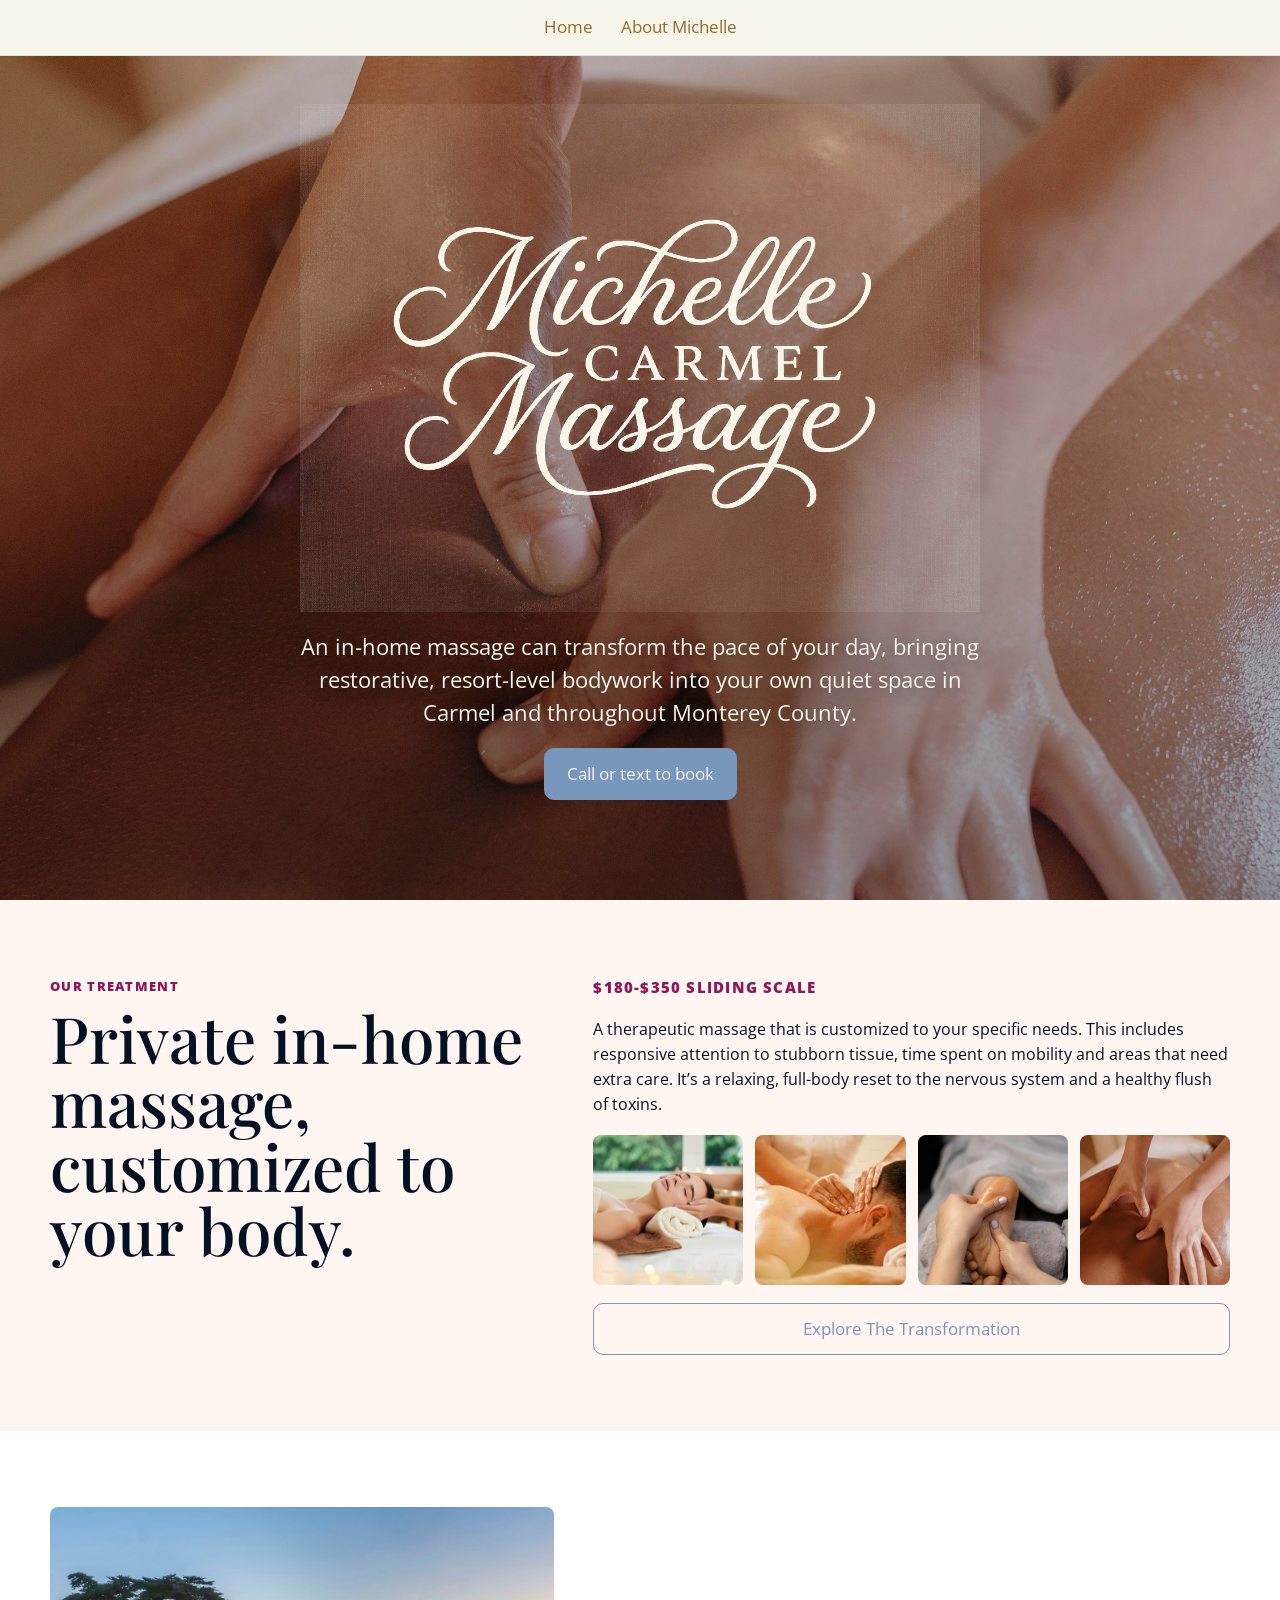
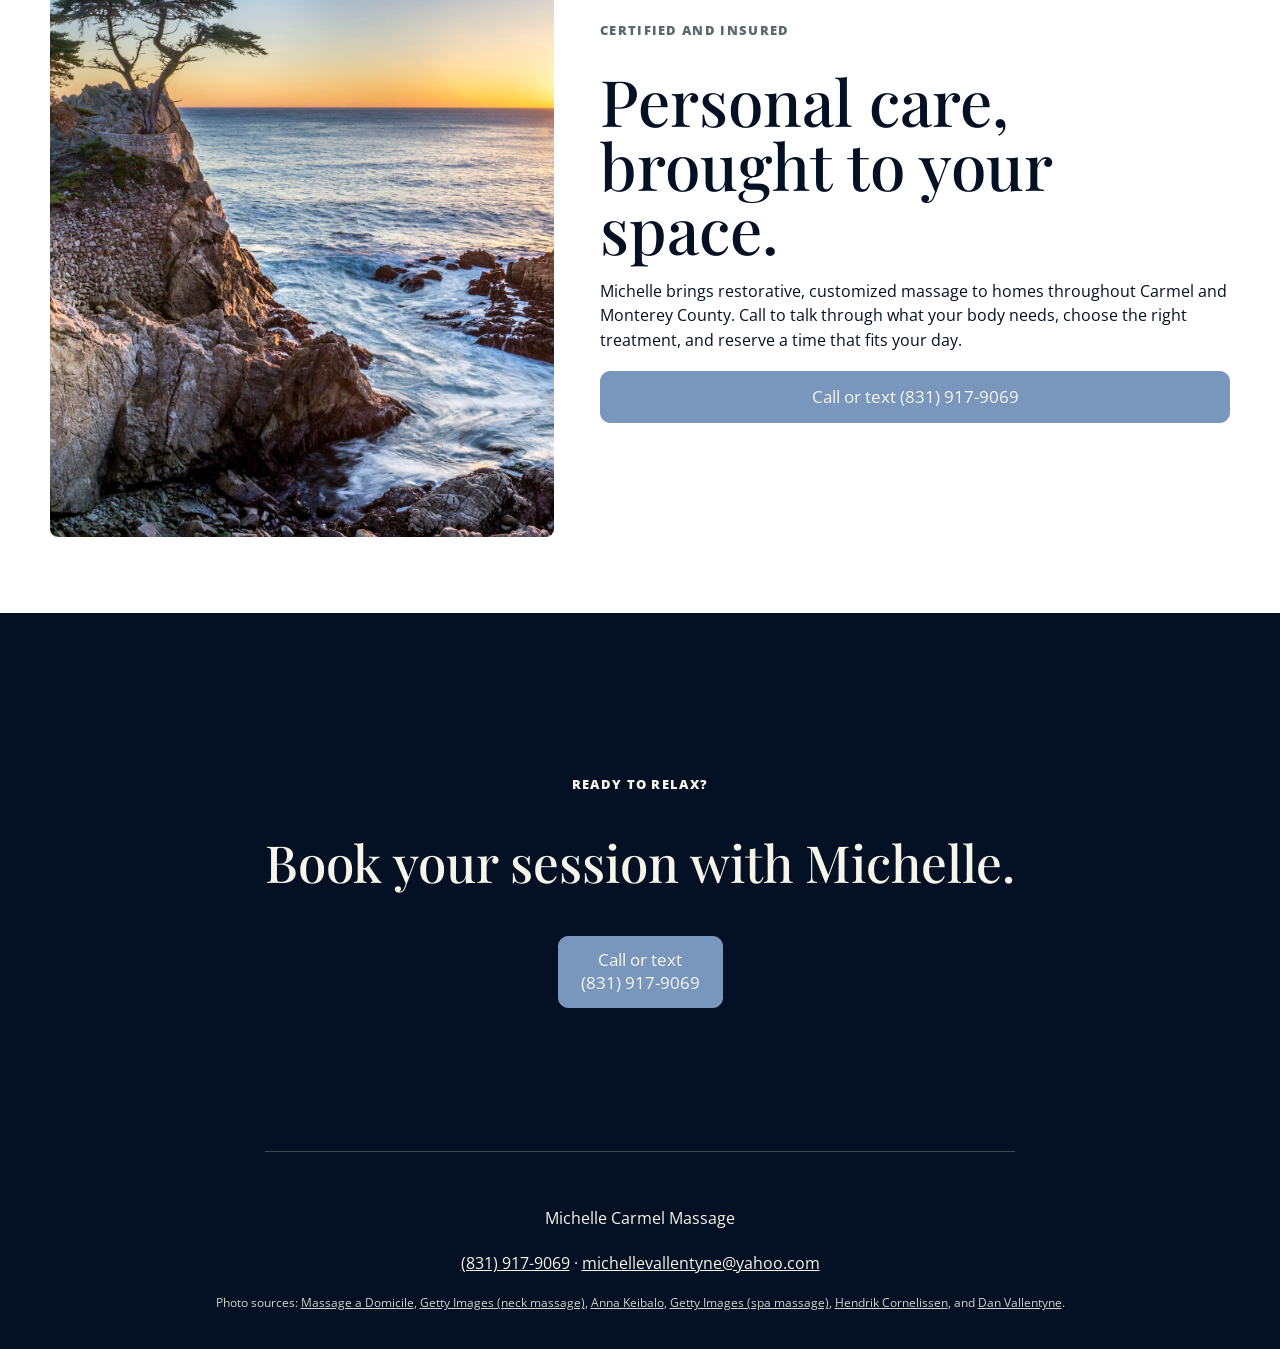
<file: index.html>
<!doctype html>
<html lang="en">
<head>
  <meta charset="utf-8">
  <meta name="viewport" content="width=device-width, initial-scale=1">
  <title>Michelle Carmel Massage | Out-Call Massage Therapy in Monterey County</title>
  <meta name="description" content="Michelle Carmel Vallentyne offers personalized, in-home massage therapy throughout Monterey County. Call (831) 917-9069 to book.">
  <!-- Google tag (gtag.js) -->
  <script async src="https://www.googletagmanager.com/gtag/js?id=G-4W7T8YLLMF"></script>
  <script>
    window.dataLayer = window.dataLayer || [];
    function gtag(){dataLayer.push(arguments);}
    gtag('js', new Date());
    gtag('config', 'G-4W7T8YLLMF');
  </script>
  <link rel="preconnect" href="https://fonts.googleapis.com">
  <link rel="preconnect" href="https://fonts.gstatic.com" crossorigin>
  <link href="https://fonts.googleapis.com/css2?family=Great+Vibes&amp;family=Open+Sans:wght@400;600;700&amp;family=Playfair+Display:wght@500;600&amp;display=swap" rel="stylesheet">
  <link rel="stylesheet" href="styles.css">
</head>
<body>
  <header class="site-header">
    <nav class="nav" aria-label="Primary navigation">
      <a class="nav-logo-link" href="/">
        <img class="nav-logo" src="media/logo.png" alt="Michelle Carmel Massage">
      </a>
      <div class="nav-links">
        <a href="/">Home</a>
        <a href="/about/">About Michelle</a>
      </div>
    </nav>
  </header>

  <main>
    <section class="hero" aria-label="Michelle Carmel Massage">
      <div class="hero-content">
        <img class="hero-logo" src="media/logoknockout.png" alt="Michelle Carmel Massage">
        <p class="hero-copy">An in-home massage can transform the pace of your day, bringing restorative, resort-level bodywork into your own quiet space in Carmel and throughout Monterey County.</p>
        <a class="button" href="tel:8319179069">Call or text to book</a>
      </div>
    </section>

    <section class="section treatments-section">
      <div class="container two-column-text">
        <div>
          <p class="eyebrow">Our treatment</p>
          <h2>Private in-home massage, customized to your body.</h2>
        </div>
        <div class="copy">
          <p class="price">$180-$350 sliding scale</p>
          <p>A therapeutic massage that is customized to your specific needs. This includes responsive attention to stubborn tissue, time spent on mobility and areas that need extra care. It’s a relaxing, full-body reset to the nervous system and a healthy flush of toxins.</p>
          <div class="massage-gallery">
            <img src="media/spa-relaxing-massage.jpg" alt="Relaxing spa massage">
            <img src="media/neck-massage.jpg" alt="Focused neck massage">
            <img src="media/foot-massage.jpg" alt="Relaxing foot massage">
            <img src="media/back-massage.jpg" alt="Therapeutic back massage">
          </div>
          <a class="button secondary" href="/full-body-transformation/">Explore The Transformation</a>
        </div>
      </div>
    </section>

    <section class="section alt certified-section">
      <div class="container split reverse">
        <img src="media/sea-waves-sunrise.jpg" alt="Sunrise waves on the coast">
        <div class="copy">
          <p class="eyebrow">Certified and insured</p>
          <h2>Personal care, brought to your space.</h2>
          <p>Michelle brings restorative, customized massage to homes throughout Carmel and Monterey County. Call to talk through what your body needs, choose the right treatment, and reserve a time that fits your day.</p>
          <a class="button" href="tel:8319179069">Call or text (831) 917-9069</a>
        </div>
      </div>
    </section>

  </main>

  <footer class="footer">
    <div class="callout-inner footer-callout">
      <div>
        <p class="eyebrow">Ready to relax?</p>
        <h2>Book your session with Michelle.</h2>
      </div>
      <a class="button" href="tel:8319179069"><span>Call or text</span><span>(831) 917-9069</span></a>
    </div>
    <div class="footer-inner">
      <p>Michelle Carmel Massage</p>
      <p><a href="tel:8319179069">(831) 917-9069</a> · <a href="mailto:michellevallentyne@yahoo.com">michellevallentyne@yahoo.com</a></p>
    </div>
    <p class="photo-sources">Photo sources: <a href="https://unsplash.com/photos/massage-is-being-administered-to-a-persons-back-nMVUTY8_gGw">Massage a Domicile</a>, <a href="https://unsplash.com/photos/close-up-of-therapist-massaging-mans-neck-during-spa-treatment-AZQ9XdI86JI">Getty Images (neck massage)</a>, <a href="https://unsplash.com/photos/a-woman-getting-a-foot-massage-from-a-foot-massager-QMgwloa7nQs">Anna Keibalo</a>, <a href="https://unsplash.com/photos/close-up-of-woman-relaxing-during-spa-massage-in-spa-salon-TM6QiGEzifc">Getty Images (spa massage)</a>, <a href="https://unsplash.com/photos/sea-waves-on-rock-formation-during-sunrise-eTUSt12fhZY">Hendrik Cornelissen</a>, and <a href="https://photos.google.com/share/AF1QipM1lYgIzQpZOuhpBR0-gj-J_03DL9Nnvnro2id6R2sSTR1xPQQIapzrpnLm9ZrqXQ/photo/AF1QipNnfD1pW17qtRT4gAIb4eRQd_qv3zeB-kaf-RzP?key=SUZTOVNMYjc1VV9HenpOQmlERFlaQzlWWjZFb09R">Dan Vallentyne</a>.</p>
  </footer>
  <script src="/nav.js" defer></script>
</body>
</html>
</file>
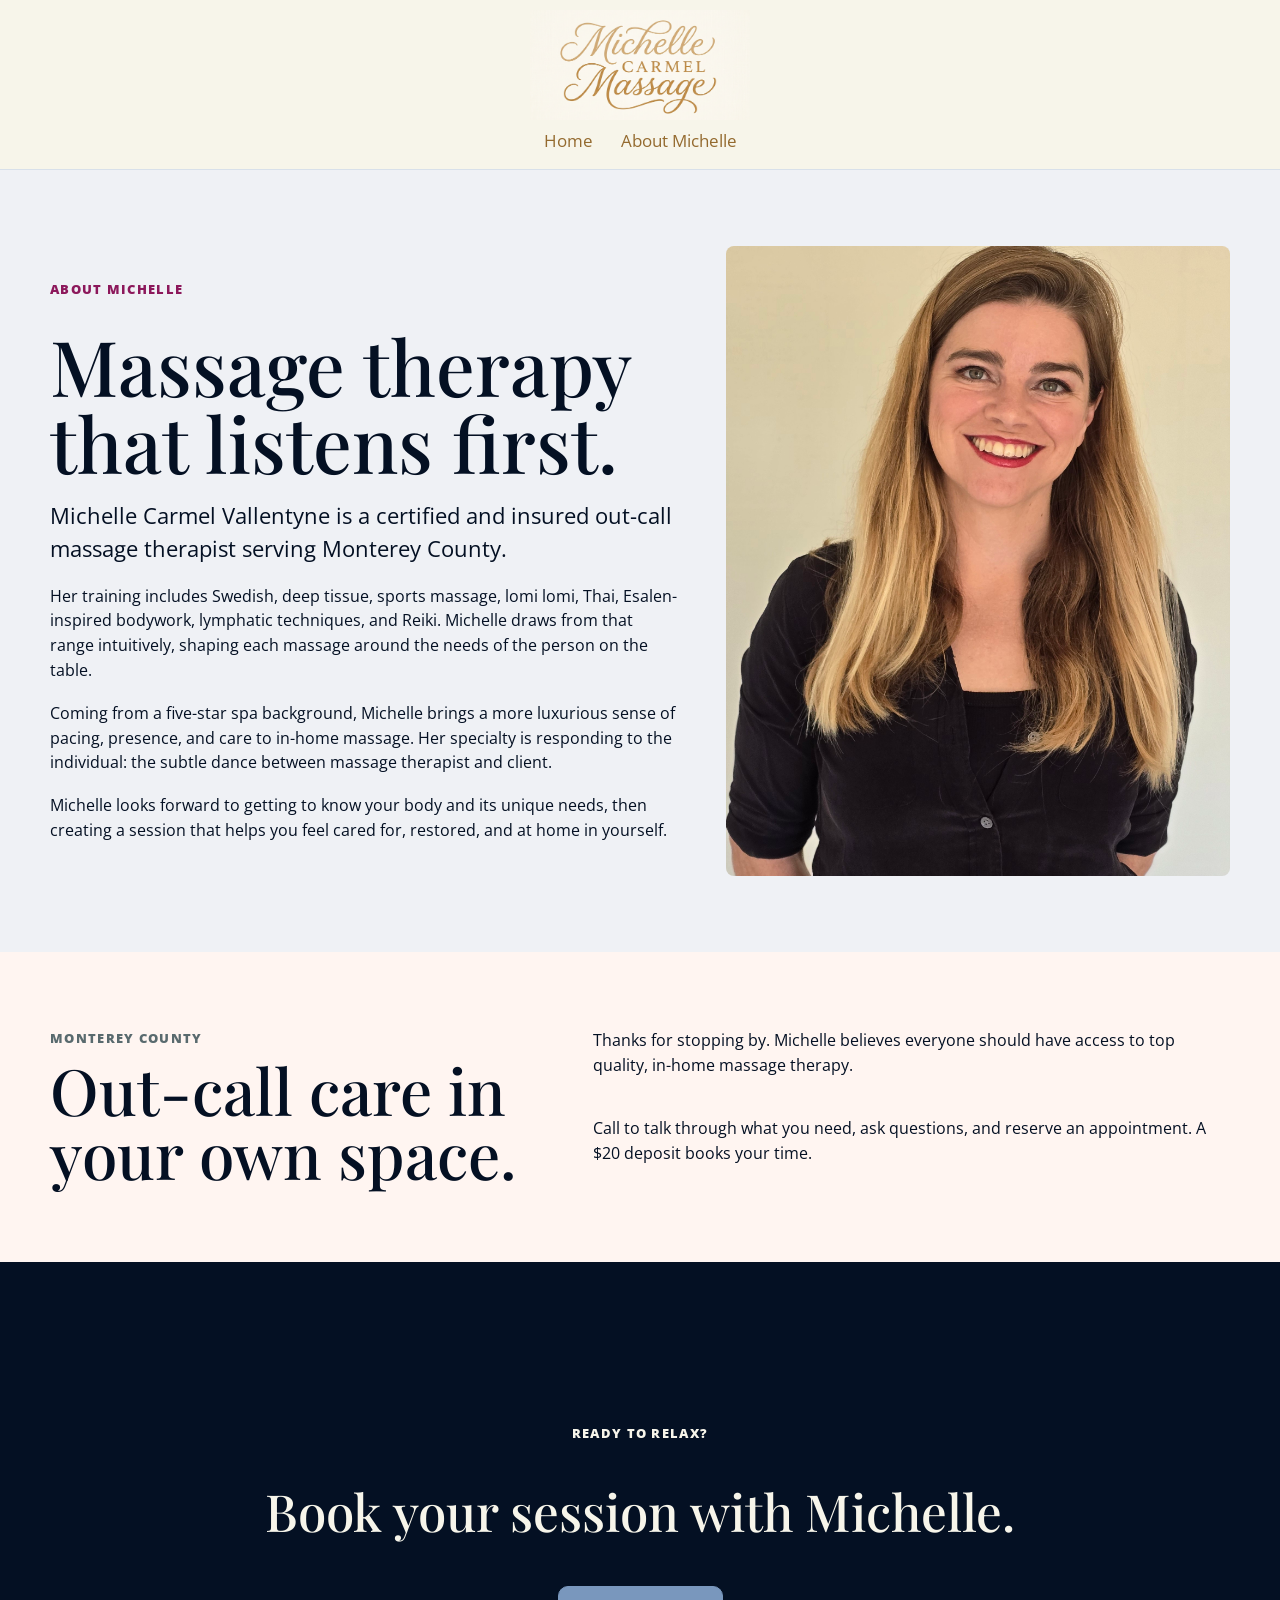
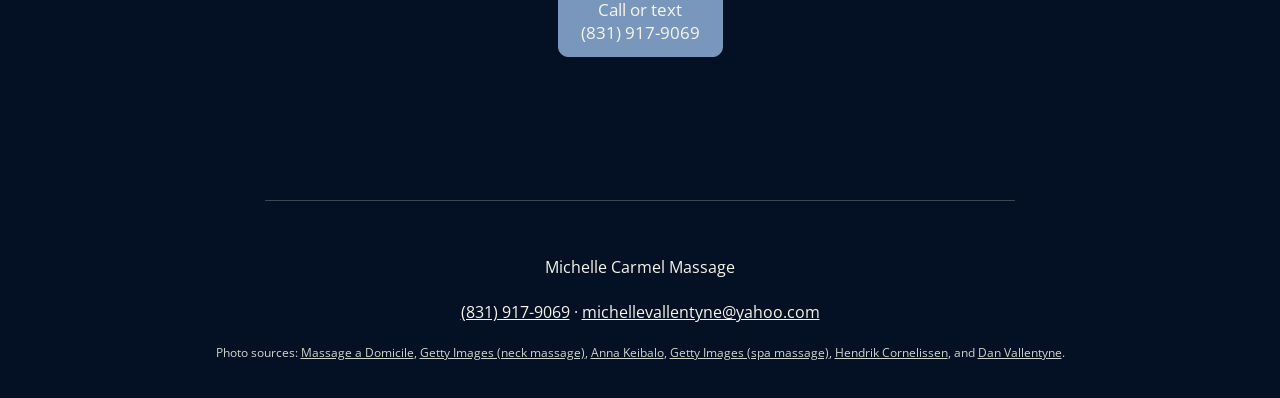
<file: about/index.html>
<!doctype html>
<html lang="en">
<head>
  <meta charset="utf-8">
  <meta name="viewport" content="width=device-width, initial-scale=1">
  <title>About Michelle | Michelle Carmel Massage</title>
  <meta name="description" content="Meet Michelle Carmel Vallentyne, a certified and insured out-call massage therapist serving Monterey County.">
  <!-- Google tag (gtag.js) -->
  <script async src="https://www.googletagmanager.com/gtag/js?id=G-4W7T8YLLMF"></script>
  <script>
    window.dataLayer = window.dataLayer || [];
    function gtag(){dataLayer.push(arguments);}
    gtag('js', new Date());
    gtag('config', 'G-4W7T8YLLMF');
  </script>
  <link rel="preconnect" href="https://fonts.googleapis.com">
  <link rel="preconnect" href="https://fonts.gstatic.com" crossorigin>
  <link href="https://fonts.googleapis.com/css2?family=Great+Vibes&amp;family=Open+Sans:wght@400;600;700&amp;family=Playfair+Display:wght@500;600&amp;display=swap" rel="stylesheet">
  <link rel="stylesheet" href="../styles.css">
</head>
<body>
  <header class="site-header">
    <nav class="nav" aria-label="Primary navigation">
      <a class="nav-logo-link" href="/">
        <img class="nav-logo" src="../media/logo.png" alt="Michelle Carmel Massage">
      </a>
      <div class="nav-links">
        <a href="/">Home</a>
        <a href="/about/">About Michelle</a>
      </div>
    </nav>
  </header>

  <main>
    <section class="section">
      <div class="container split">
        <div class="copy">
          <p class="eyebrow">About Michelle</p>
          <h1>Massage therapy that listens first.</h1>
          <p class="lead">Michelle Carmel Vallentyne is a certified and insured out-call massage therapist serving Monterey County.</p>
          <p>Her training includes Swedish, deep tissue, sports massage, lomi lomi, Thai, Esalen-inspired bodywork, lymphatic techniques, and Reiki. Michelle draws from that range intuitively, shaping each massage around the needs of the person on the table.</p>
          <p>Coming from a five-star spa background, Michelle brings a more luxurious sense of pacing, presence, and care to in-home massage. Her specialty is responding to the individual: the subtle dance between massage therapist and client.</p>
          <p>Michelle looks forward to getting to know your body and its unique needs, then creating a session that helps you feel cared for, restored, and at home in yourself.</p>
        </div>
        <img src="../media/michelle-portrait-upright.jpg" alt="Michelle Carmel Vallentyne">
      </div>
    </section>

    <section class="section alt">
      <div class="container two-column-text">
        <div>
          <p class="eyebrow">Monterey County</p>
          <h2>Out-call care in your own space.</h2>
        </div>
        <div class="copy">
          <p>Thanks for stopping by. Michelle believes everyone should have access to top quality, in-home massage therapy.</p>
          <p>Call to talk through what you need, ask questions, and reserve an appointment. A $20 deposit books your time.</p>
        </div>
      </div>
    </section>
  </main>

  <footer class="footer">
    <div class="callout-inner footer-callout">
      <div>
        <p class="eyebrow">Ready to relax?</p>
        <h2>Book your session with Michelle.</h2>
      </div>
      <a class="button" href="tel:8319179069"><span>Call or text</span><span>(831) 917-9069</span></a>
    </div>
    <div class="footer-inner">
      <p>Michelle Carmel Massage</p>
      <p><a href="tel:8319179069">(831) 917-9069</a> · <a href="mailto:michellevallentyne@yahoo.com">michellevallentyne@yahoo.com</a></p>
    </div>
    <p class="photo-sources">Photo sources: <a href="https://unsplash.com/photos/massage-is-being-administered-to-a-persons-back-nMVUTY8_gGw">Massage a Domicile</a>, <a href="https://unsplash.com/photos/close-up-of-therapist-massaging-mans-neck-during-spa-treatment-AZQ9XdI86JI">Getty Images (neck massage)</a>, <a href="https://unsplash.com/photos/a-woman-getting-a-foot-massage-from-a-foot-massager-QMgwloa7nQs">Anna Keibalo</a>, <a href="https://unsplash.com/photos/close-up-of-woman-relaxing-during-spa-massage-in-spa-salon-TM6QiGEzifc">Getty Images (spa massage)</a>, <a href="https://unsplash.com/photos/sea-waves-on-rock-formation-during-sunrise-eTUSt12fhZY">Hendrik Cornelissen</a>, and <a href="https://photos.google.com/share/AF1QipM1lYgIzQpZOuhpBR0-gj-J_03DL9Nnvnro2id6R2sSTR1xPQQIapzrpnLm9ZrqXQ/photo/AF1QipNnfD1pW17qtRT4gAIb4eRQd_qv3zeB-kaf-RzP?key=SUZTOVNMYjc1VV9HenpOQmlERFlaQzlWWjZFb09R">Dan Vallentyne</a>.</p>
  </footer>
  <script src="/nav.js" defer></script>
</body>
</html>
</file>
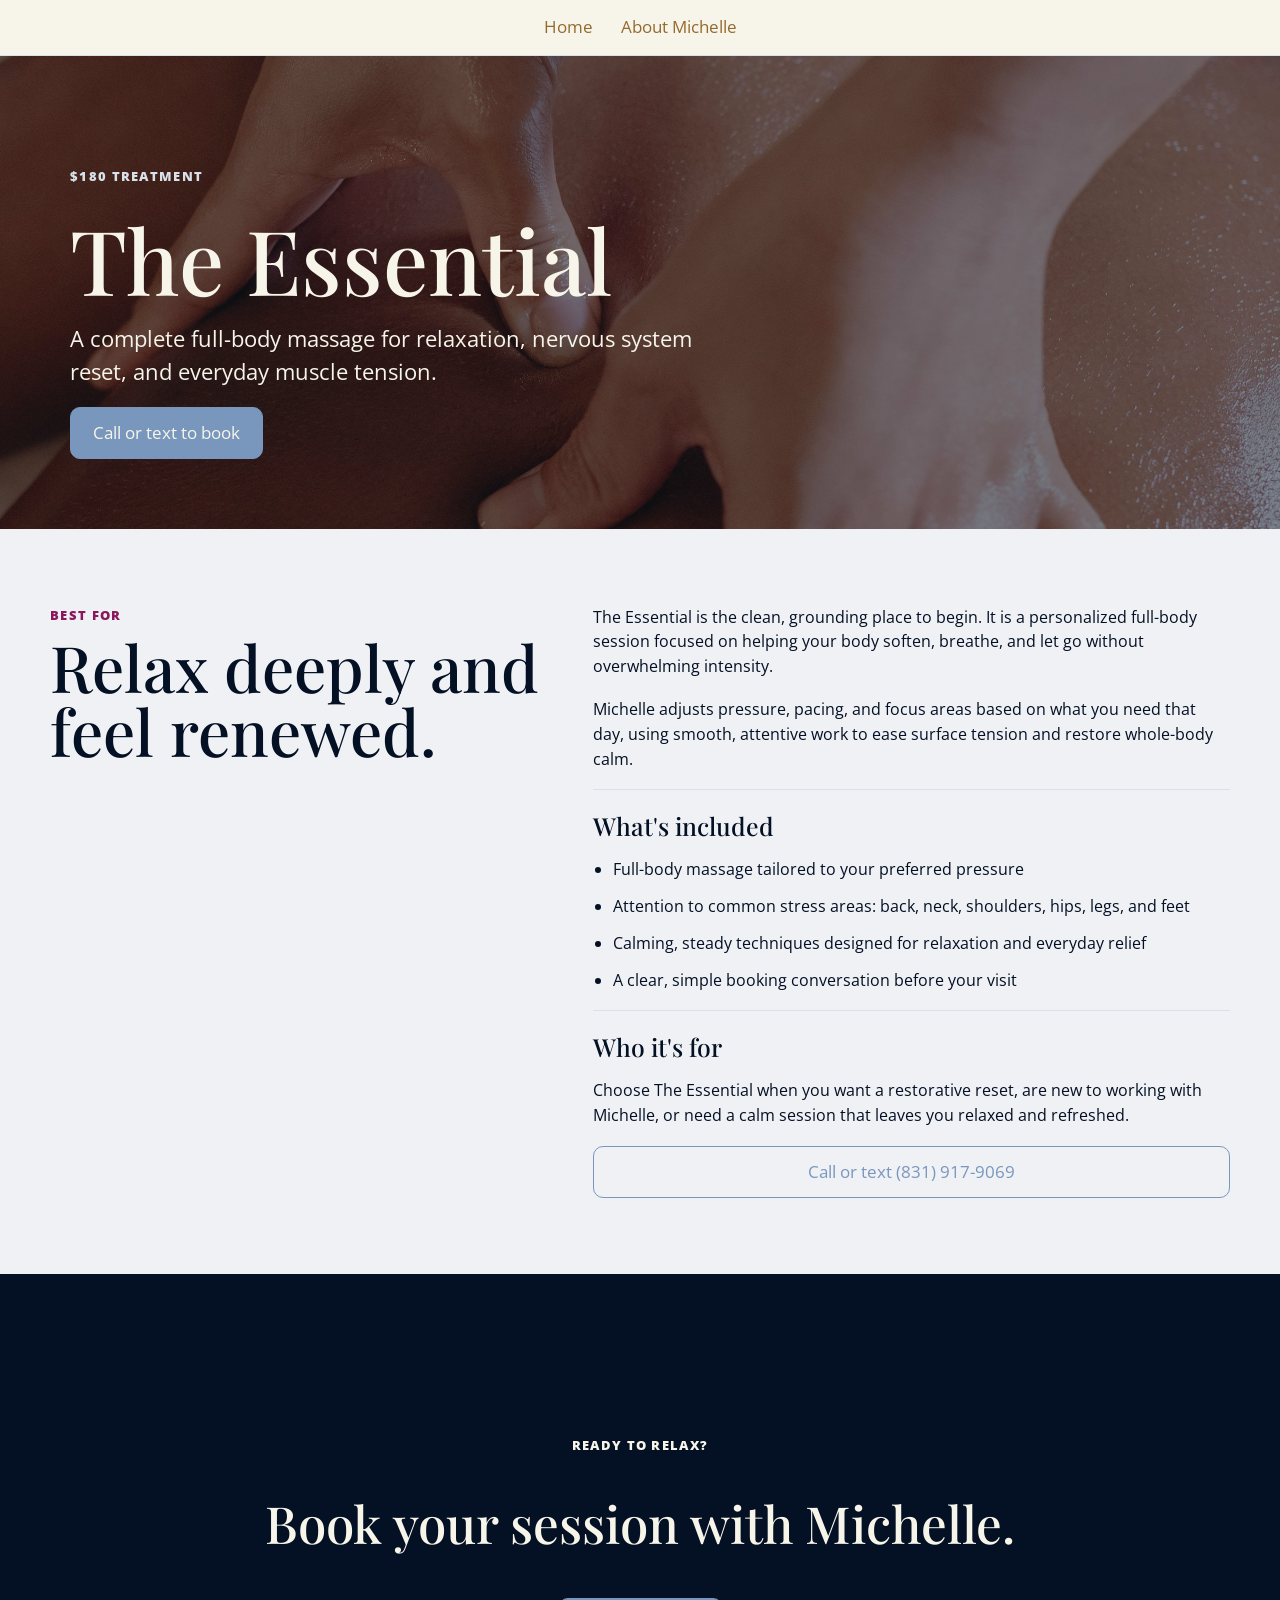
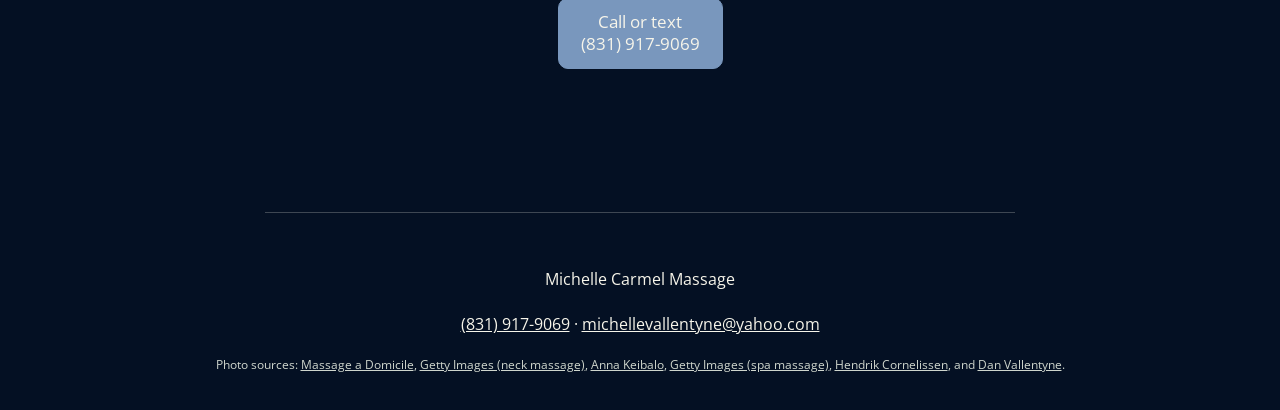
<file: essential-massage/index.html>
<!doctype html>
<html lang="en">
<head>
  <meta charset="utf-8">
  <meta name="viewport" content="width=device-width, initial-scale=1">
  <title>The Essential | Michelle Carmel Massage</title>
  <meta name="description" content="The Essential is a complete full-body massage for relaxation, reset, and everyday tension. $180. Call (831) 917-9069 to book.">
  <!-- Google tag (gtag.js) -->
  <script async src="https://www.googletagmanager.com/gtag/js?id=G-4W7T8YLLMF"></script>
  <script>
    window.dataLayer = window.dataLayer || [];
    function gtag(){dataLayer.push(arguments);}
    gtag('js', new Date());
    gtag('config', 'G-4W7T8YLLMF');
  </script>
  <link rel="preconnect" href="https://fonts.googleapis.com">
  <link rel="preconnect" href="https://fonts.gstatic.com" crossorigin>
  <link href="https://fonts.googleapis.com/css2?family=Great+Vibes&amp;family=Open+Sans:wght@400;600;700&amp;family=Playfair+Display:wght@500;600&amp;display=swap" rel="stylesheet">
  <link rel="stylesheet" href="../styles.css">
</head>
<body>
  <header class="site-header">
    <nav class="nav" aria-label="Primary navigation">
      <a class="nav-logo-link" href="/">
        <img class="nav-logo" src="../media/logo.png" alt="Michelle Carmel Massage">
      </a>
      <div class="nav-links">
        <a href="/">Home</a>
        <a href="/about/">About Michelle</a>
      </div>
    </nav>
  </header>

  <main>
    <section class="page-hero" style="background-image: url('../media/back-massage.jpg');">
      <div class="hero-content">
        <p class="eyebrow">$180 treatment</p>
        <h1>The Essential</h1>
        <p class="lead">A complete full-body massage for relaxation, nervous system reset, and everyday muscle tension.</p>
        <a class="button" href="tel:8319179069">Call or text to book</a>
      </div>
    </section>

    <section class="section">
      <div class="container two-column-text">
        <div>
          <p class="eyebrow">Best for</p>
          <h2>Relax deeply and feel renewed.</h2>
        </div>
        <div class="copy">
          <p>The Essential is the clean, grounding place to begin. It is a personalized full-body session focused on helping your body soften, breathe, and let go without overwhelming intensity.</p>
          <p>Michelle adjusts pressure, pacing, and focus areas based on what you need that day, using smooth, attentive work to ease surface tension and restore whole-body calm.</p>
          <div class="detail-panel">
            <h3>What's included</h3>
            <ul class="details-list">
              <li>Full-body massage tailored to your preferred pressure</li>
              <li>Attention to common stress areas: back, neck, shoulders, hips, legs, and feet</li>
              <li>Calming, steady techniques designed for relaxation and everyday relief</li>
              <li>A clear, simple booking conversation before your visit</li>
            </ul>
          </div>
          <div class="detail-panel">
            <h3>Who it's for</h3>
            <p>Choose The Essential when you want a restorative reset, are new to working with Michelle, or need a calm session that leaves you relaxed and refreshed.</p>
          </div>
          <a class="button secondary" href="tel:8319179069">Call or text (831) 917-9069</a>
        </div>
      </div>
    </section>
  </main>

  <footer class="footer">
    <div class="callout-inner footer-callout">
      <div>
        <p class="eyebrow">Ready to relax?</p>
        <h2>Book your session with Michelle.</h2>
      </div>
      <a class="button" href="tel:8319179069"><span>Call or text</span><span>(831) 917-9069</span></a>
    </div>
    <div class="footer-inner">
      <p>Michelle Carmel Massage</p>
      <p><a href="tel:8319179069">(831) 917-9069</a> · <a href="mailto:michellevallentyne@yahoo.com">michellevallentyne@yahoo.com</a></p>
    </div>
    <p class="photo-sources">Photo sources: <a href="https://unsplash.com/photos/massage-is-being-administered-to-a-persons-back-nMVUTY8_gGw">Massage a Domicile</a>, <a href="https://unsplash.com/photos/close-up-of-therapist-massaging-mans-neck-during-spa-treatment-AZQ9XdI86JI">Getty Images (neck massage)</a>, <a href="https://unsplash.com/photos/a-woman-getting-a-foot-massage-from-a-foot-massager-QMgwloa7nQs">Anna Keibalo</a>, <a href="https://unsplash.com/photos/close-up-of-woman-relaxing-during-spa-massage-in-spa-salon-TM6QiGEzifc">Getty Images (spa massage)</a>, <a href="https://unsplash.com/photos/sea-waves-on-rock-formation-during-sunrise-eTUSt12fhZY">Hendrik Cornelissen</a>, and <a href="https://photos.google.com/share/AF1QipM1lYgIzQpZOuhpBR0-gj-J_03DL9Nnvnro2id6R2sSTR1xPQQIapzrpnLm9ZrqXQ/photo/AF1QipNnfD1pW17qtRT4gAIb4eRQd_qv3zeB-kaf-RzP?key=SUZTOVNMYjc1VV9HenpOQmlERFlaQzlWWjZFb09R">Dan Vallentyne</a>.</p>
  </footer>
  <script src="/nav.js" defer></script>
</body>
</html>
</file>
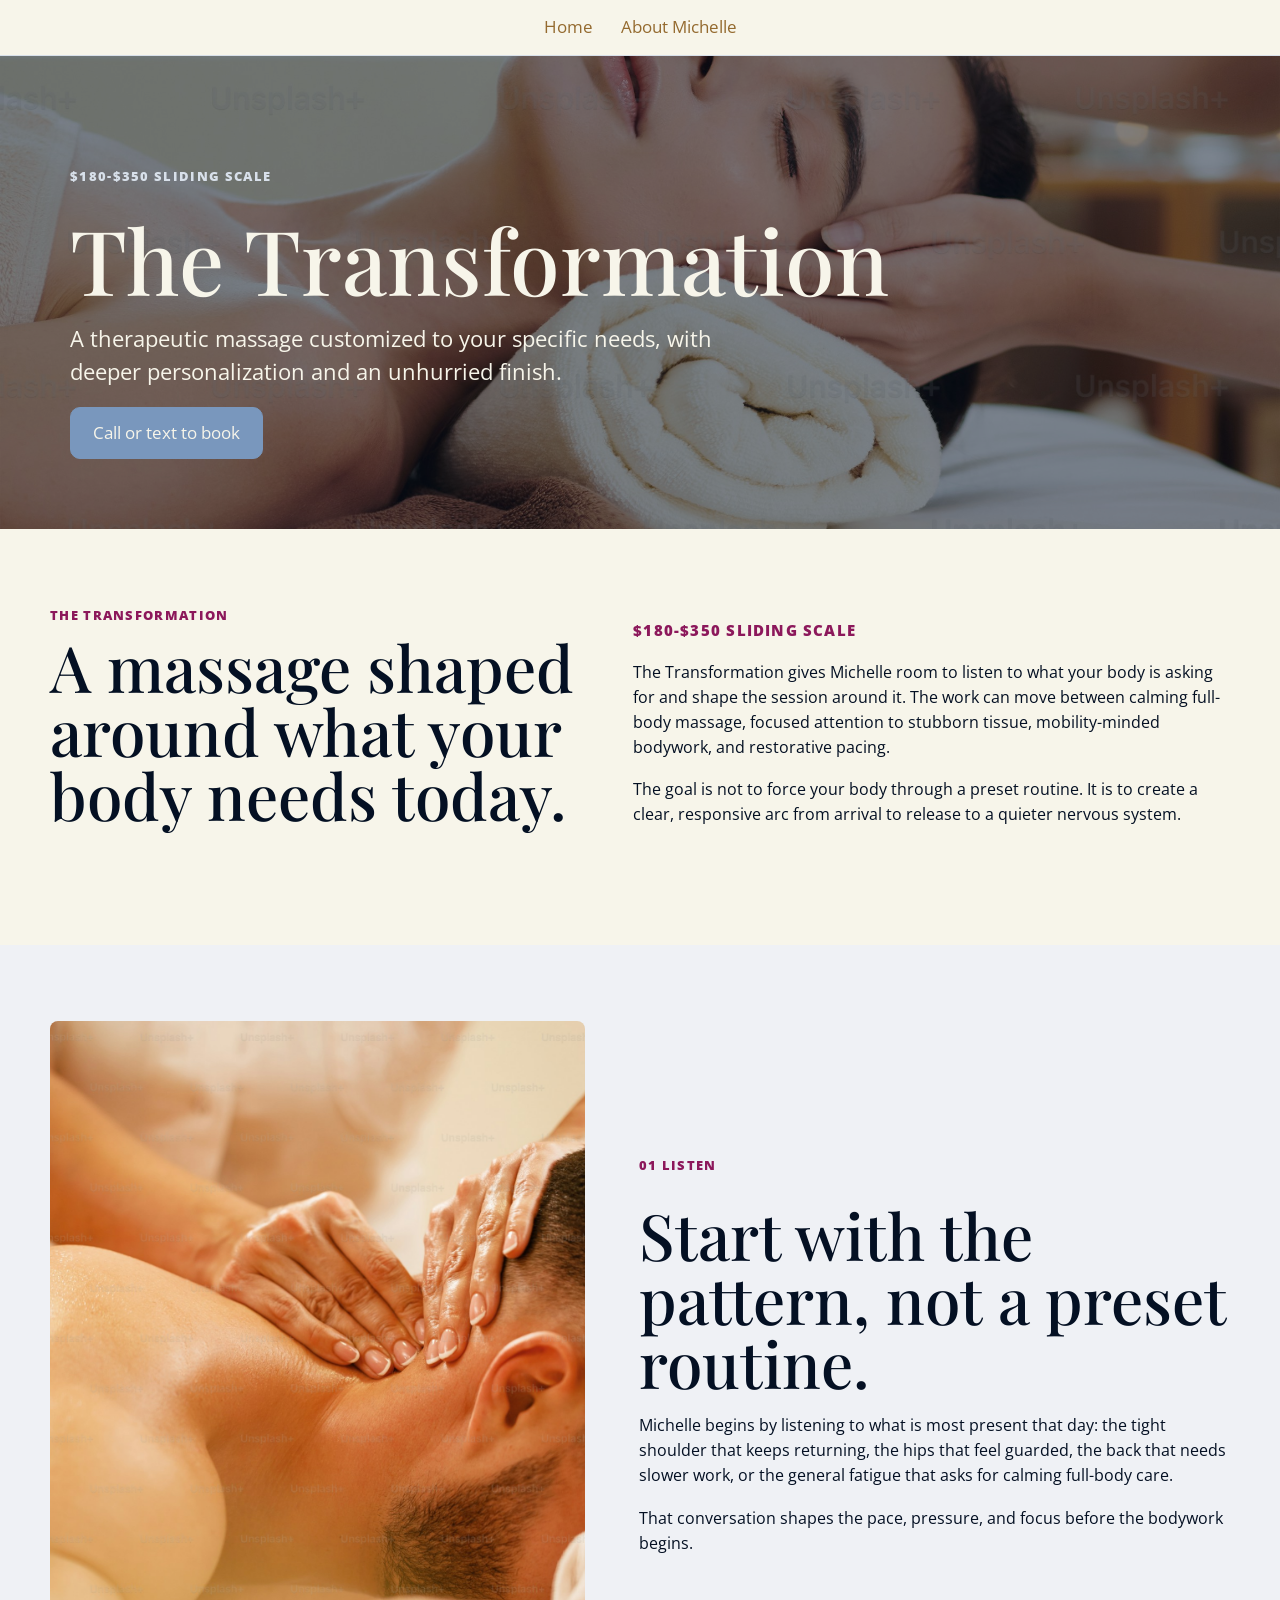
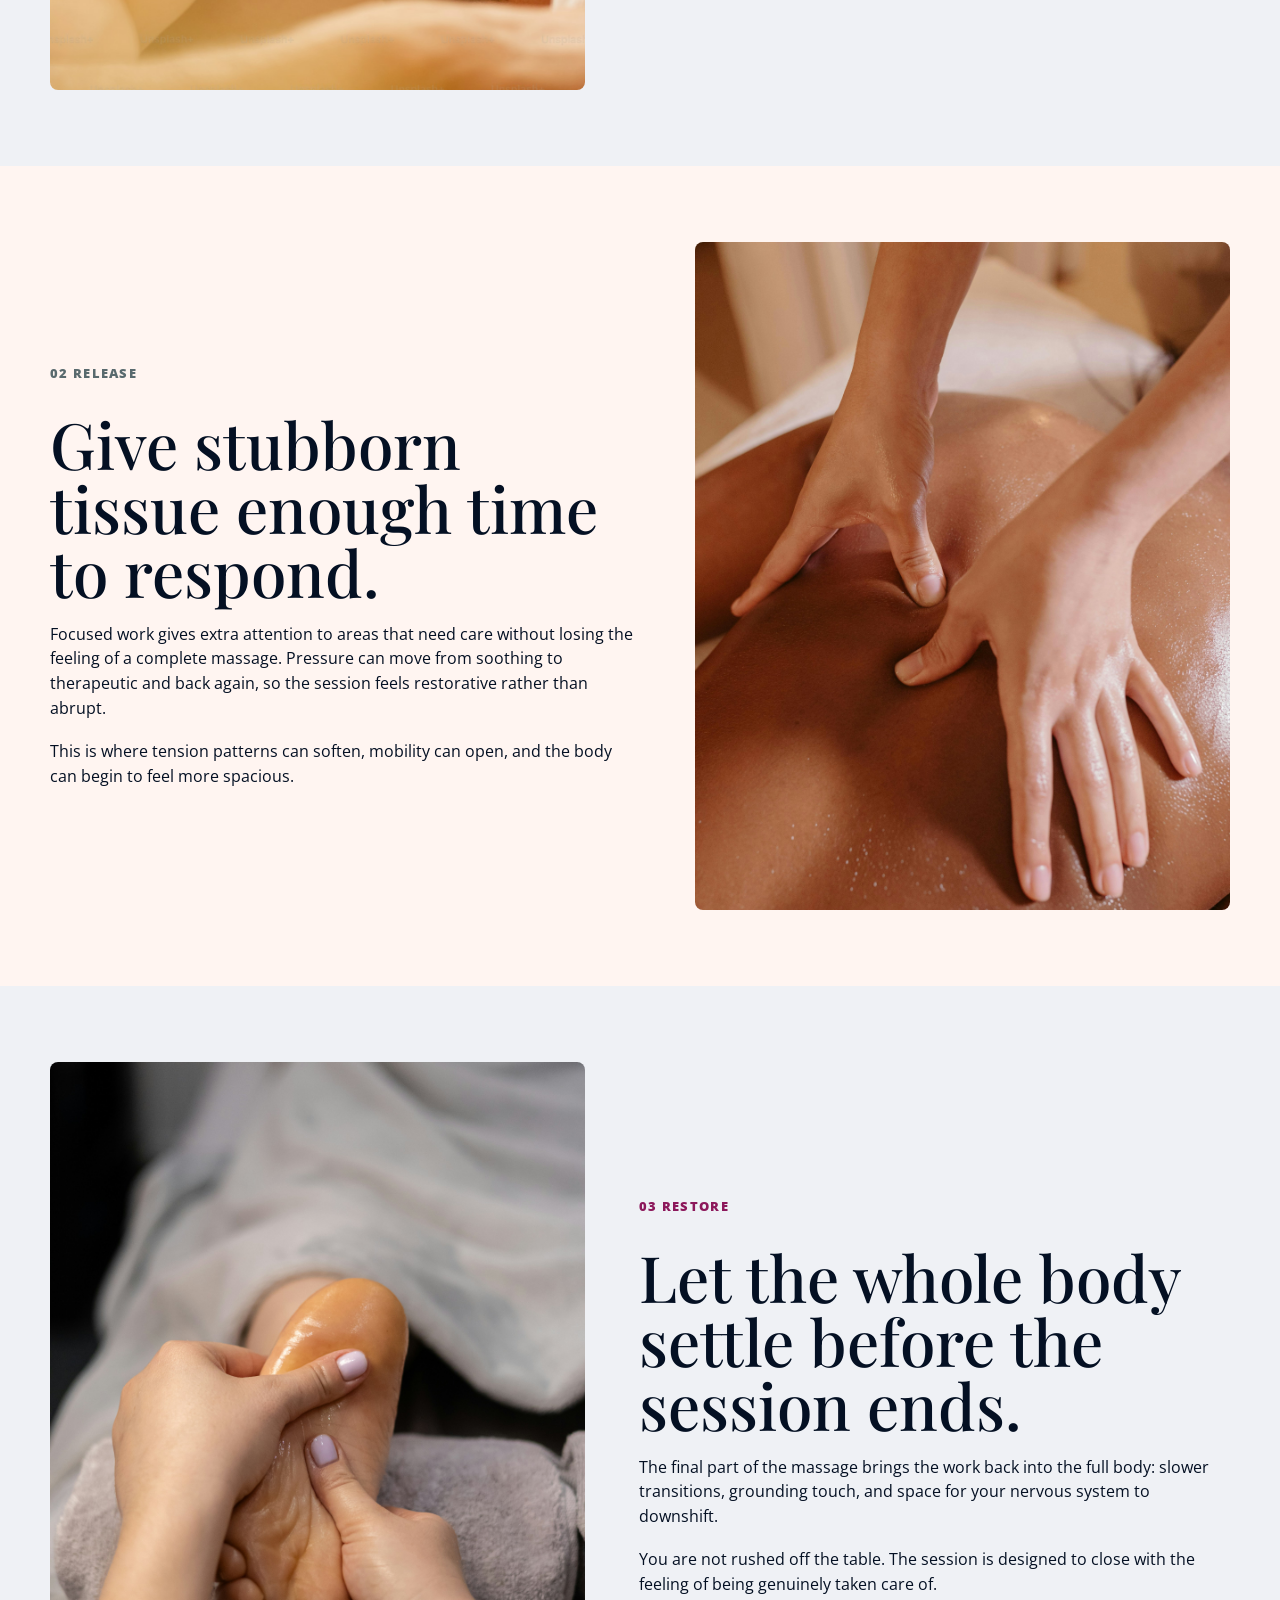
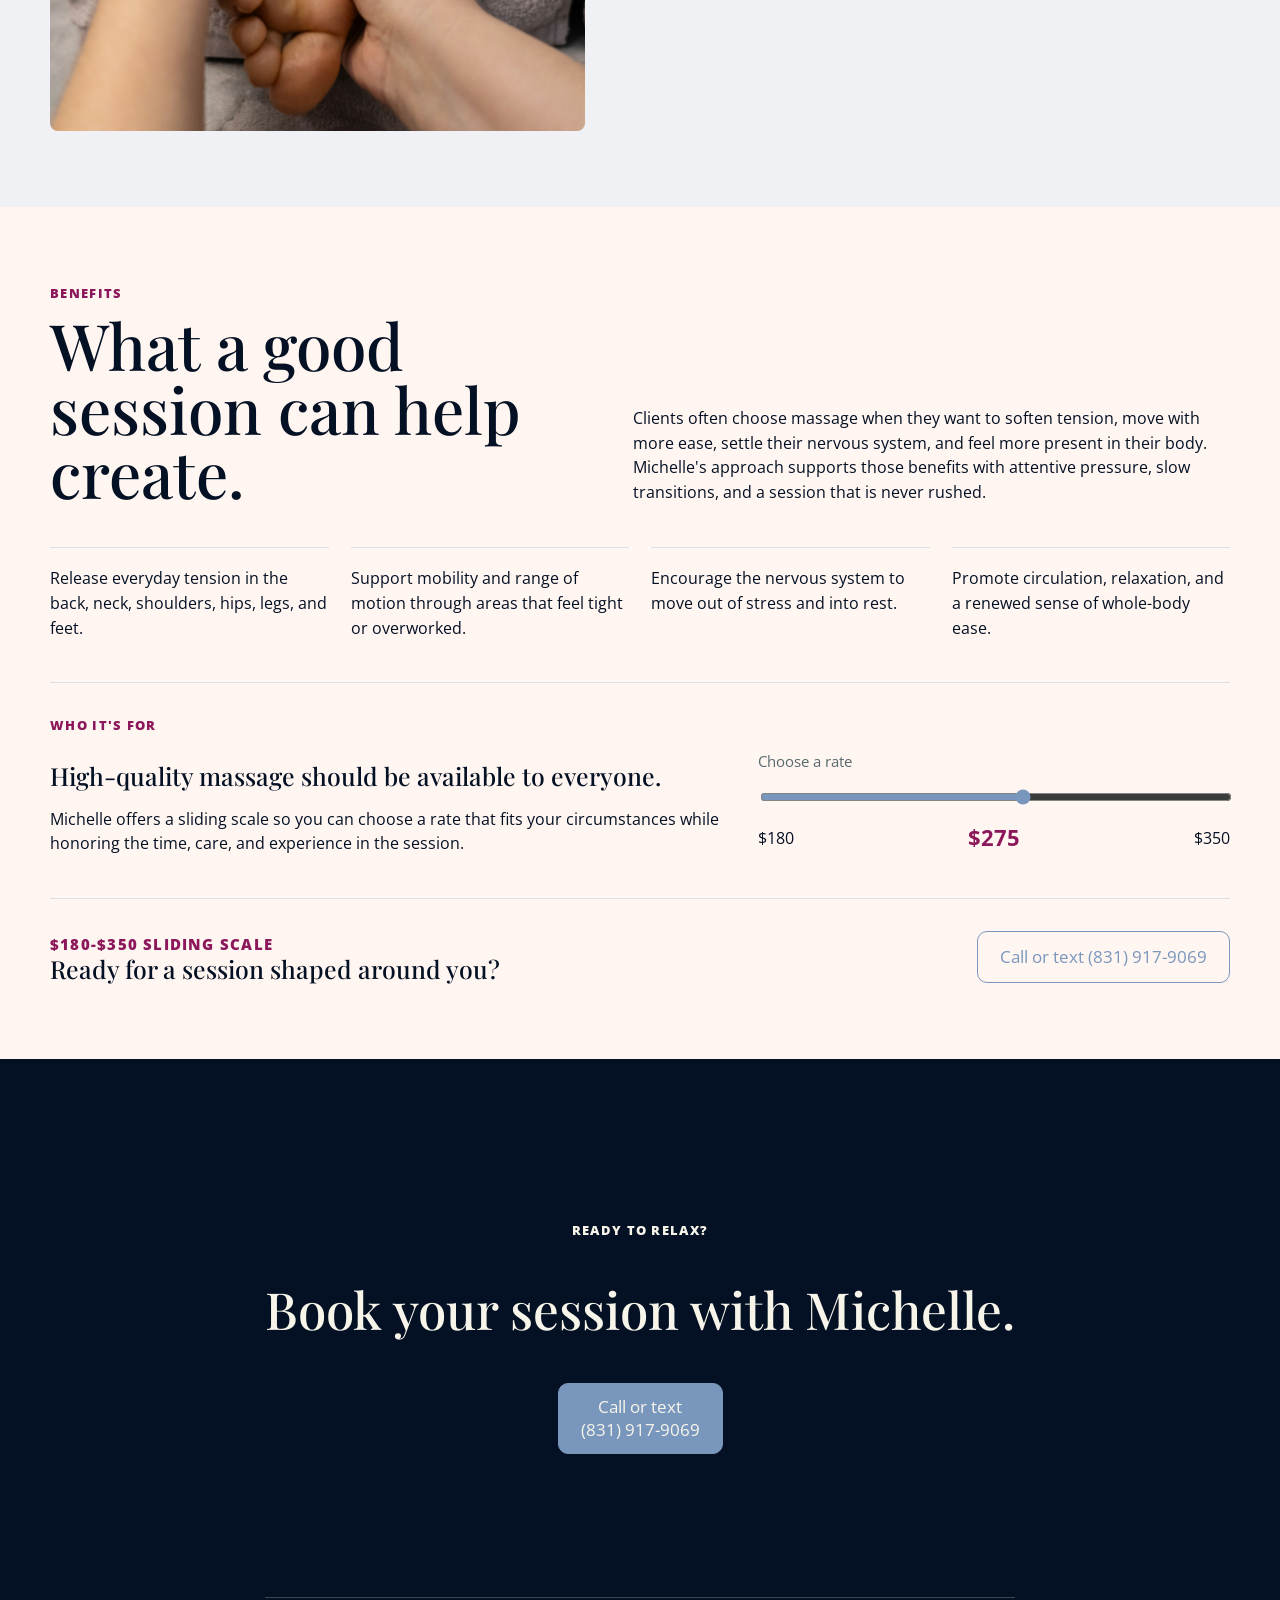
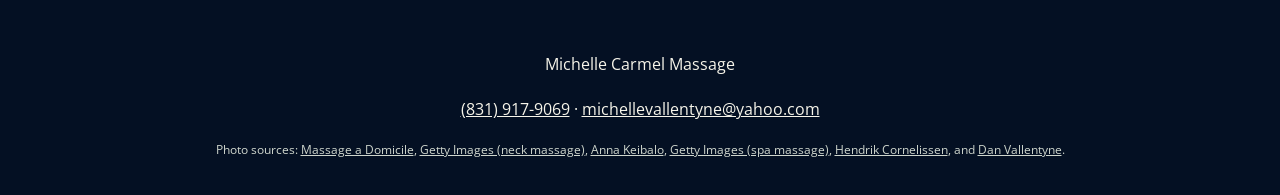
<file: full-body-transformation/index.html>
<!doctype html>
<html lang="en">
<head>
  <meta charset="utf-8">
  <meta name="viewport" content="width=device-width, initial-scale=1">
  <title>The Transformation | Michelle Carmel Massage</title>
  <meta name="description" content="The Transformation is a customized in-home therapeutic massage with sliding scale pricing from $180-$350. Call (831) 917-9069 to book.">
  <!-- Google tag (gtag.js) -->
  <script async src="https://www.googletagmanager.com/gtag/js?id=G-4W7T8YLLMF"></script>
  <script>
    window.dataLayer = window.dataLayer || [];
    function gtag(){dataLayer.push(arguments);}
    gtag('js', new Date());
    gtag('config', 'G-4W7T8YLLMF');
  </script>
  <link rel="preconnect" href="https://fonts.googleapis.com">
  <link rel="preconnect" href="https://fonts.gstatic.com" crossorigin>
  <link href="https://fonts.googleapis.com/css2?family=Great+Vibes&amp;family=Open+Sans:wght@400;600;700&amp;family=Playfair+Display:wght@500;600&amp;display=swap" rel="stylesheet">
  <link rel="stylesheet" href="../styles.css">
</head>
<body>
  <header class="site-header">
    <nav class="nav" aria-label="Primary navigation">
      <a class="nav-logo-link" href="/">
        <img class="nav-logo" src="../media/logo.png" alt="Michelle Carmel Massage">
      </a>
      <div class="nav-links">
        <a href="/">Home</a>
        <a href="/about/">About Michelle</a>
      </div>
    </nav>
  </header>

  <main>
    <section class="page-hero" style="background-image: url('../media/spa-relaxing-massage.jpg');">
      <div class="hero-content">
        <p class="eyebrow">$180-$350 sliding scale</p>
        <h1>The Transformation</h1>
        <p class="lead">A therapeutic massage customized to your specific needs, with deeper personalization and an unhurried finish.</p>
        <a class="button" href="tel:8319179069">Call or text to book</a>
      </div>
    </section>

    <section class="section product-story">
      <div class="container story-intro">
        <div>
          <p class="eyebrow">The Transformation</p>
          <h2>A massage shaped around what your body needs today.</h2>
        </div>
        <div class="copy">
          <p class="price">$180-$350 sliding scale</p>
          <p>The Transformation gives Michelle room to listen to what your body is asking for and shape the session around it. The work can move between calming full-body massage, focused attention to stubborn tissue, mobility-minded bodywork, and restorative pacing.</p>
          <p>The goal is not to force your body through a preset routine. It is to create a clear, responsive arc from arrival to release to a quieter nervous system.</p>
        </div>
      </div>
    </section>

    <section class="story-band">
      <div class="container story-step">
        <img src="../media/neck-massage.jpg" alt="Focused neck massage">
        <div class="copy">
          <p class="eyebrow">01 Listen</p>
          <h2>Start with the pattern, not a preset routine.</h2>
          <p>Michelle begins by listening to what is most present that day: the tight shoulder that keeps returning, the hips that feel guarded, the back that needs slower work, or the general fatigue that asks for calming full-body care.</p>
          <p>That conversation shapes the pace, pressure, and focus before the bodywork begins.</p>
        </div>
      </div>
    </section>

    <section class="story-band alt">
      <div class="container story-step reverse">
        <div class="copy">
          <p class="eyebrow">02 Release</p>
          <h2>Give stubborn tissue enough time to respond.</h2>
          <p>Focused work gives extra attention to areas that need care without losing the feeling of a complete massage. Pressure can move from soothing to therapeutic and back again, so the session feels restorative rather than abrupt.</p>
          <p>This is where tension patterns can soften, mobility can open, and the body can begin to feel more spacious.</p>
        </div>
        <img src="../media/back-massage.jpg" alt="Therapeutic back massage">
      </div>
    </section>

    <section class="story-band">
      <div class="container story-step">
        <img src="../media/foot-massage.jpg" alt="Relaxing foot massage">
        <div class="copy">
          <p class="eyebrow">03 Restore</p>
          <h2>Let the whole body settle before the session ends.</h2>
          <p>The final part of the massage brings the work back into the full body: slower transitions, grounding touch, and space for your nervous system to downshift.</p>
          <p>You are not rushed off the table. The session is designed to close with the feeling of being genuinely taken care of.</p>
        </div>
      </div>
    </section>

    <section class="section benefits-section">
      <div class="container story-intro">
        <div>
          <p class="eyebrow">Benefits</p>
          <h2>What a good session can help create.</h2>
        </div>
        <div class="copy">
          <p>Clients often choose massage when they want to soften tension, move with more ease, settle their nervous system, and feel more present in their body. Michelle's approach supports those benefits with attentive pressure, slow transitions, and a session that is never rushed.</p>
        </div>
      </div>
      <div class="container">
        <ul class="benefit-list">
          <li>Release everyday tension in the back, neck, shoulders, hips, legs, and feet.</li>
          <li>Support mobility and range of motion through areas that feel tight or overworked.</li>
          <li>Encourage the nervous system to move out of stress and into rest.</li>
          <li>Promote circulation, relaxation, and a renewed sense of whole-body ease.</li>
        </ul>
        <div class="pricing-panel">
          <div class="copy">
            <p class="eyebrow">Who it's for</p>
            <h3>High-quality massage should be available to everyone.</h3>
            <p>Michelle offers a sliding scale so you can choose a rate that fits your circumstances while honoring the time, care, and experience in the session.</p>
          </div>
          <div class="price-slider">
            <label for="transformation-price">Choose a rate</label>
            <input id="transformation-price" data-price-slider type="range" min="180" max="350" step="5" value="275">
            <div class="price-slider-meta">
              <span>$180</span>
              <output data-price-output for="transformation-price">$275</output>
              <span>$350</span>
            </div>
          </div>
        </div>
        <div class="booking-panel">
          <div>
            <p class="price">$180-$350 sliding scale</p>
            <h3>Ready for a session shaped around you?</h3>
          </div>
          <a class="button secondary" href="tel:8319179069">Call or text (831) 917-9069</a>
        </div>
      </div>
    </section>
  </main>

  <footer class="footer">
    <div class="callout-inner footer-callout">
      <div>
        <p class="eyebrow">Ready to relax?</p>
        <h2>Book your session with Michelle.</h2>
      </div>
      <a class="button" href="tel:8319179069"><span>Call or text</span><span>(831) 917-9069</span></a>
    </div>
    <div class="footer-inner">
      <p>Michelle Carmel Massage</p>
      <p><a href="tel:8319179069">(831) 917-9069</a> · <a href="mailto:michellevallentyne@yahoo.com">michellevallentyne@yahoo.com</a></p>
    </div>
    <p class="photo-sources">Photo sources: <a href="https://unsplash.com/photos/massage-is-being-administered-to-a-persons-back-nMVUTY8_gGw">Massage a Domicile</a>, <a href="https://unsplash.com/photos/close-up-of-therapist-massaging-mans-neck-during-spa-treatment-AZQ9XdI86JI">Getty Images (neck massage)</a>, <a href="https://unsplash.com/photos/a-woman-getting-a-foot-massage-from-a-foot-massager-QMgwloa7nQs">Anna Keibalo</a>, <a href="https://unsplash.com/photos/close-up-of-woman-relaxing-during-spa-massage-in-spa-salon-TM6QiGEzifc">Getty Images (spa massage)</a>, <a href="https://unsplash.com/photos/sea-waves-on-rock-formation-during-sunrise-eTUSt12fhZY">Hendrik Cornelissen</a>, and <a href="https://photos.google.com/share/AF1QipM1lYgIzQpZOuhpBR0-gj-J_03DL9Nnvnro2id6R2sSTR1xPQQIapzrpnLm9ZrqXQ/photo/AF1QipNnfD1pW17qtRT4gAIb4eRQd_qv3zeB-kaf-RzP?key=SUZTOVNMYjc1VV9HenpOQmlERFlaQzlWWjZFb09R">Dan Vallentyne</a>.</p>
  </footer>
  <script src="/nav.js" defer></script>
</body>
</html>
</file>
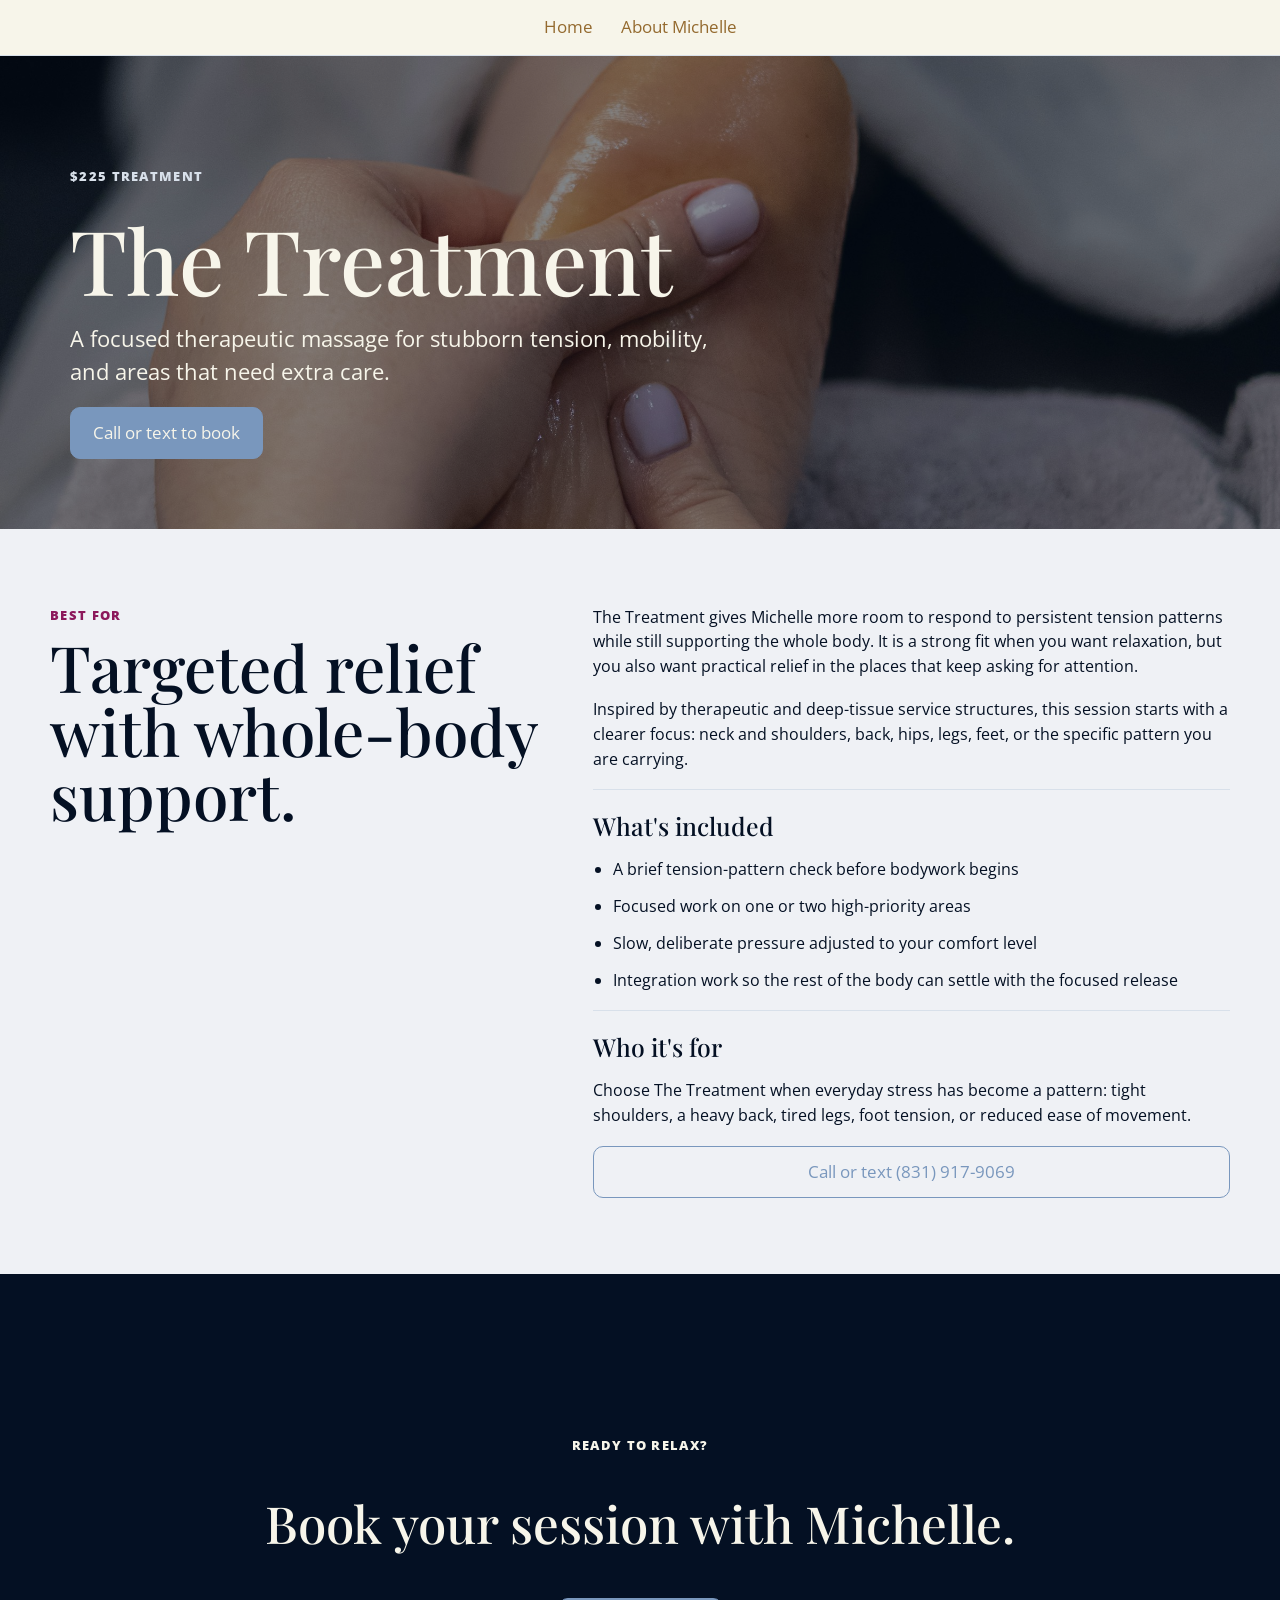
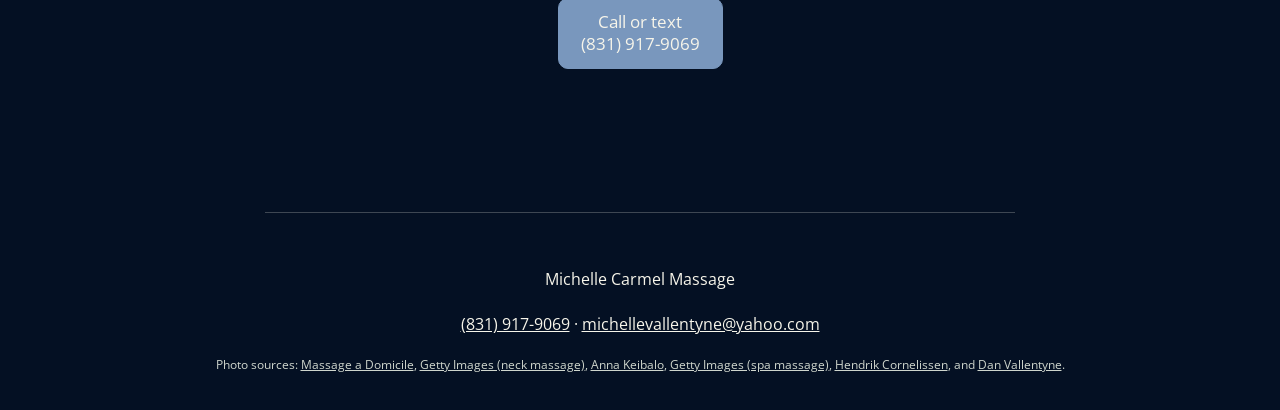
<file: therapeutic-treatment/index.html>
<!doctype html>
<html lang="en">
<head>
  <meta charset="utf-8">
  <meta name="viewport" content="width=device-width, initial-scale=1">
  <title>The Treatment | Michelle Carmel Massage</title>
  <meta name="description" content="The Treatment is a focused therapeutic massage for stubborn tension, mobility, and targeted relief. $225. Call (831) 917-9069 to book.">
  <!-- Google tag (gtag.js) -->
  <script async src="https://www.googletagmanager.com/gtag/js?id=G-4W7T8YLLMF"></script>
  <script>
    window.dataLayer = window.dataLayer || [];
    function gtag(){dataLayer.push(arguments);}
    gtag('js', new Date());
    gtag('config', 'G-4W7T8YLLMF');
  </script>
  <link rel="preconnect" href="https://fonts.googleapis.com">
  <link rel="preconnect" href="https://fonts.gstatic.com" crossorigin>
  <link href="https://fonts.googleapis.com/css2?family=Great+Vibes&amp;family=Open+Sans:wght@400;600;700&amp;family=Playfair+Display:wght@500;600&amp;display=swap" rel="stylesheet">
  <link rel="stylesheet" href="../styles.css">
</head>
<body>
  <header class="site-header">
    <nav class="nav" aria-label="Primary navigation">
      <a class="nav-logo-link" href="/">
        <img class="nav-logo" src="../media/logo.png" alt="Michelle Carmel Massage">
      </a>
      <div class="nav-links">
        <a href="/">Home</a>
        <a href="/about/">About Michelle</a>
      </div>
    </nav>
  </header>

  <main>
    <section class="page-hero" style="background-image: url('../media/foot-massage.jpg');">
      <div class="hero-content">
        <p class="eyebrow">$225 treatment</p>
        <h1>The Treatment</h1>
        <p class="lead">A focused therapeutic massage for stubborn tension, mobility, and areas that need extra care.</p>
        <a class="button" href="tel:8319179069">Call or text to book</a>
      </div>
    </section>

    <section class="section">
      <div class="container two-column-text">
        <div>
          <p class="eyebrow">Best for</p>
          <h2>Targeted relief with whole-body support.</h2>
        </div>
        <div class="copy">
          <p>The Treatment gives Michelle more room to respond to persistent tension patterns while still supporting the whole body. It is a strong fit when you want relaxation, but you also want practical relief in the places that keep asking for attention.</p>
          <p>Inspired by therapeutic and deep-tissue service structures, this session starts with a clearer focus: neck and shoulders, back, hips, legs, feet, or the specific pattern you are carrying.</p>
          <div class="detail-panel">
            <h3>What's included</h3>
            <ul class="details-list">
              <li>A brief tension-pattern check before bodywork begins</li>
              <li>Focused work on one or two high-priority areas</li>
              <li>Slow, deliberate pressure adjusted to your comfort level</li>
              <li>Integration work so the rest of the body can settle with the focused release</li>
            </ul>
          </div>
          <div class="detail-panel">
            <h3>Who it's for</h3>
            <p>Choose The Treatment when everyday stress has become a pattern: tight shoulders, a heavy back, tired legs, foot tension, or reduced ease of movement.</p>
          </div>
          <a class="button secondary" href="tel:8319179069">Call or text (831) 917-9069</a>
        </div>
      </div>
    </section>
  </main>

  <footer class="footer">
    <div class="callout-inner footer-callout">
      <div>
        <p class="eyebrow">Ready to relax?</p>
        <h2>Book your session with Michelle.</h2>
      </div>
      <a class="button" href="tel:8319179069"><span>Call or text</span><span>(831) 917-9069</span></a>
    </div>
    <div class="footer-inner">
      <p>Michelle Carmel Massage</p>
      <p><a href="tel:8319179069">(831) 917-9069</a> · <a href="mailto:michellevallentyne@yahoo.com">michellevallentyne@yahoo.com</a></p>
    </div>
    <p class="photo-sources">Photo sources: <a href="https://unsplash.com/photos/massage-is-being-administered-to-a-persons-back-nMVUTY8_gGw">Massage a Domicile</a>, <a href="https://unsplash.com/photos/close-up-of-therapist-massaging-mans-neck-during-spa-treatment-AZQ9XdI86JI">Getty Images (neck massage)</a>, <a href="https://unsplash.com/photos/a-woman-getting-a-foot-massage-from-a-foot-massager-QMgwloa7nQs">Anna Keibalo</a>, <a href="https://unsplash.com/photos/close-up-of-woman-relaxing-during-spa-massage-in-spa-salon-TM6QiGEzifc">Getty Images (spa massage)</a>, <a href="https://unsplash.com/photos/sea-waves-on-rock-formation-during-sunrise-eTUSt12fhZY">Hendrik Cornelissen</a>, and <a href="https://photos.google.com/share/AF1QipM1lYgIzQpZOuhpBR0-gj-J_03DL9Nnvnro2id6R2sSTR1xPQQIapzrpnLm9ZrqXQ/photo/AF1QipNnfD1pW17qtRT4gAIb4eRQd_qv3zeB-kaf-RzP?key=SUZTOVNMYjc1VV9HenpOQmlERFlaQzlWWjZFb09R">Dan Vallentyne</a>.</p>
  </footer>
  <script src="/nav.js" defer></script>
</body>
</html>
</file>
<file: styles.css>
:root {
  --bg: #eff1f5;
  --ink: #041023;
  --muted: #596a6e;
  --green: #7997bd;
  --green-2: #5f7898;
  --clay: #8c185b;
  --gold: #11aad6;
  --line: #d8e0ea;
  --white: #f7f5ea;
  --shadow: 0 16px 36px rgba(4, 16, 35, 0.08);
  --compact-nav-height: 56px;
  --expanded-nav-height: 164px;
}

* {
  box-sizing: border-box;
}

body {
  margin: 0;
  background: var(--bg);
  color: var(--ink);
  font-family: "Open Sans", Arial, sans-serif;
  line-height: 1.55;
}

img {
  display: block;
  max-width: 100%;
}

a {
  color: inherit;
}

.site-header {
  position: sticky;
  top: 0;
  z-index: 10;
  background: var(--white);
  border-bottom: 1px solid var(--line);
}

.nav {
  align-items: center;
  display: flex;
  flex-direction: column;
  gap: 8px;
  justify-content: center;
  margin: 0 auto;
  max-width: 1180px;
  padding: 10px 20px 14px;
  transition: gap 0.2s ease, padding 0.2s ease;
}

.nav-logo-link {
  display: inline-flex;
  max-height: 120px;
  opacity: 1;
  overflow: hidden;
  text-decoration: none;
  transform: translateY(0);
  transition: max-height 0.24s ease, opacity 0.24s ease, transform 0.24s ease;
}

.nav-logo {
  aspect-ratio: 2 / 1;
  object-fit: cover;
  width: min(220px, 62vw);
}

.site-header.logo-hidden .nav {
  gap: 0;
  padding-block: 14px;
}

.site-header.logo-hidden .nav-logo-link {
  max-height: 0;
  opacity: 0;
  pointer-events: none;
  transform: translateY(-8px);
}

.nav-links {
  align-items: center;
  display: flex;
  flex-wrap: wrap;
  gap: 28px;
  justify-content: center;
}

.nav-links a {
  color: #946a2f;
  font-size: 1.08rem;
  font-weight: 400;
  text-decoration: none;
}

.button {
  align-items: center;
  background: var(--green);
  border: 1px solid var(--green);
  border-radius: 10px;
  color: var(--white);
  display: inline-flex;
  font-size: 1.05rem;
  font-weight: 400;
  justify-content: center;
  min-height: 48px;
  padding: 12px 22px;
  text-decoration: none;
}

.button.secondary {
  background: transparent;
  color: var(--green);
}

.hero {
  background-image: linear-gradient(rgba(4, 16, 35, 0.16), rgba(4, 16, 35, 0.38)), url("media/back-massage.jpg");
  background-position: center 46%;
  background-size: cover;
  color: var(--white);
  min-height: calc(100svh - var(--compact-nav-height));
  position: relative;
}

.hero::before {
  content: none;
}

.hero-content {
  align-items: flex-start;
  display: flex;
  flex-direction: column;
  gap: 18px;
  justify-content: flex-end;
  margin: 0 auto;
  max-width: 1180px;
  min-height: min(700px, 76vh);
  padding: 110px 20px 70px;
  position: relative;
}

.hero .hero-content {
  align-items: center;
  justify-content: flex-start;
  max-width: 1180px;
  min-height: calc(100svh - var(--compact-nav-height));
  padding: 48px 20px 72px;
  text-align: center;
}

.hero-logo {
  filter: drop-shadow(0 10px 34px rgba(4, 16, 35, 0.28));
  width: min(680px, 82vw);
}

.hero-copy {
  color: var(--white);
  font-size: clamp(1.08rem, 2vw, 1.35rem);
  max-width: 700px;
  text-shadow: 0 2px 18px rgba(4, 16, 35, 0.42);
}

.eyebrow {
  color: var(--clay);
  font-size: 0.82rem;
  font-weight: 800;
  letter-spacing: 0.1em;
  margin: 0 0 10px;
  text-transform: uppercase;
}

.hero .eyebrow {
  color: var(--clay);
}

h1,
h2,
h3 {
  font-family: "Playfair Display", Georgia, "Times New Roman", serif;
  font-weight: 500;
  letter-spacing: 0;
  line-height: 1;
  margin: 0;
}

h1 {
  font-size: clamp(3.1rem, 7vw, 6.25rem);
  max-width: 820px;
}

.copy h1 {
  font-size: clamp(2.6rem, 6vw, 4.8rem);
}

h2 {
  font-size: clamp(2rem, 5vw, 4.2rem);
}

h3 {
  font-size: 1.55rem;
}

p {
  margin: 0;
}

.lead {
  font-size: clamp(1.08rem, 2vw, 1.35rem);
  max-width: 680px;
}

.section {
  padding: 76px 20px;
}

.treatments-section {
  background: #fff5f1;
}

.section.alt {
  background: #fff5f1;
  color: var(--ink);
}

.section.alt.certified-section {
  background: #fff;
}

.container {
  margin: 0 auto;
  max-width: 1180px;
}

.section-heading {
  align-items: end;
  display: grid;
  gap: 22px;
  grid-template-columns: minmax(0, 1.1fr) minmax(260px, 0.6fr);
  margin-bottom: 34px;
}

.section-heading p {
  color: var(--muted);
}

.alt .section-heading p,
.alt .eyebrow {
  color: var(--muted);
}

.treatment-grid {
  display: grid;
  gap: 22px;
  grid-template-columns: minmax(0, 680px);
  justify-content: center;
}

.card {
  background: #fff;
  border: 1px solid var(--line);
  border-radius: 8px;
  overflow: hidden;
}

.card img {
  aspect-ratio: 4 / 3;
  height: auto;
  object-fit: cover;
  width: 100%;
}

.card-body {
  display: grid;
  gap: 14px;
  padding: 24px;
}

.price {
  color: var(--clay);
  font-size: 0.95rem;
  font-weight: 800;
  letter-spacing: 0.08em;
  text-transform: uppercase;
}

.split {
  align-items: center;
  display: grid;
  gap: 46px;
  grid-template-columns: minmax(0, 1fr) minmax(320px, 0.8fr);
}

.split.reverse {
  grid-template-columns: minmax(320px, 0.8fr) minmax(0, 1fr);
}

.split img {
  aspect-ratio: 4 / 5;
  border-radius: 8px;
  height: auto;
  object-fit: cover;
  width: 100%;
}

.copy {
  display: grid;
  gap: 18px;
}

.massage-gallery {
  display: grid;
  gap: 12px;
  grid-template-columns: repeat(4, minmax(0, 1fr));
}

.massage-gallery img {
  aspect-ratio: 1;
  border-radius: 8px;
  height: auto;
  object-fit: cover;
  width: 100%;
}

.copy ul,
.details-list {
  display: grid;
  gap: 12px;
  margin: 0;
  padding-left: 20px;
}

.callout-inner {
  align-items: center;
  display: flex;
  gap: 24px;
  justify-content: space-between;
  margin: 0 auto;
  max-width: 1180px;
}

.footer {
  background: #041023;
  color: var(--white);
  display: flex;
  flex-direction: column;
  min-height: calc(100svh - var(--expanded-nav-height));
  padding: 36px 20px;
}

.footer-callout {
  align-items: center;
  border-bottom: 1px solid rgba(247, 245, 234, 0.24);
  flex-direction: column;
  flex: 1;
  gap: 44px;
  margin-bottom: 54px;
  padding: 54px 0 72px;
  text-align: center;
  justify-content: center;
}

.footer-callout > div {
  display: grid;
  gap: 28px;
}

.footer-callout .button {
  flex-direction: column;
  line-height: 1.35;
}

.footer-callout .eyebrow {
  color: var(--white);
}

.footer-callout h2 {
  font-size: clamp(1.8rem, 4vw, 3.2rem);
  line-height: 1.18;
}

.footer-inner {
  align-items: center;
  display: grid;
  gap: 20px;
  justify-items: center;
  margin: 0 auto;
  max-width: 1180px;
  text-align: center;
}

.photo-sources {
  color: #cfd6cd;
  font-size: 0.78rem;
  line-height: 1.55;
  margin: 18px auto 0;
  max-width: 1180px;
  text-align: center;
}

.photo-sources a {
  color: inherit;
}

.page-hero {
  background-position: center;
  background-size: cover;
  color: var(--white);
  min-height: 460px;
  position: relative;
}

.page-hero::before {
  background: rgba(4, 16, 35, 0.5);
  content: "";
  inset: 0;
  position: absolute;
}

.page-hero .eyebrow {
  color: #d8e0ea;
}

.page-hero .hero-content {
  min-height: 460px;
}

.two-column-text {
  display: grid;
  gap: 34px;
  grid-template-columns: minmax(0, 0.8fr) minmax(0, 1fr);
}

.product-story {
  background: var(--white);
}

.story-intro {
  align-items: end;
  display: grid;
  gap: 46px;
  grid-template-columns: minmax(0, 0.9fr) minmax(0, 1fr);
  margin-bottom: 42px;
}

.story-step img {
  aspect-ratio: 4 / 5;
  border-radius: 8px;
  height: 100%;
  object-fit: cover;
  width: 100%;
}

.story-band {
  padding: 76px 20px;
}

.story-band.alt,
.benefits-section {
  background: #fff5f1;
}

.story-step {
  align-items: center;
  display: grid;
  gap: 54px;
  grid-template-columns: minmax(0, 0.95fr) minmax(0, 1.05fr);
}

.story-step.reverse {
  grid-template-columns: minmax(0, 1.05fr) minmax(0, 0.95fr);
}

.benefit-list {
  display: grid;
  gap: 22px;
  grid-template-columns: repeat(4, minmax(0, 1fr));
  list-style: none;
  margin: 0;
  padding: 0;
}

.benefit-list li {
  border-top: 1px solid var(--line);
  padding-top: 18px;
}

.pricing-panel {
  align-items: end;
  border-top: 1px solid var(--line);
  display: grid;
  gap: 34px;
  grid-template-columns: minmax(0, 1fr) minmax(280px, 0.7fr);
  margin-top: 42px;
  padding-top: 32px;
}

.price-slider {
  display: grid;
  gap: 14px;
}

.price-slider label {
  color: var(--muted);
  font-size: 0.95rem;
}

.price-slider input {
  accent-color: var(--green);
  width: 100%;
}

.price-slider-meta {
  align-items: center;
  display: grid;
  gap: 12px;
  grid-template-columns: 1fr auto 1fr;
}

.price-slider-meta span:last-child {
  text-align: right;
}

.price-slider output {
  color: var(--clay);
  font-size: 1.4rem;
  font-weight: 700;
}

.booking-panel {
  align-items: center;
  border-top: 1px solid var(--line);
  display: flex;
  gap: 24px;
  justify-content: space-between;
  margin-top: 42px;
  padding-top: 32px;
}

.detail-panel {
  border-top: 1px solid var(--line);
  display: grid;
  gap: 18px;
  padding-top: 24px;
}

@media (max-width: 820px) {
  :root {
    --expanded-nav-height: calc(min(110px, 31vw) + 60px);
  }

  .callout-inner,
  .footer-inner {
    align-items: flex-start;
    flex-direction: column;
  }

  .nav {
    text-align: center;
  }

  .nav-links {
    flex-direction: row;
    flex-wrap: nowrap;
    gap: 12px;
    justify-content: center;
    width: 100%;
  }

  .footer-callout {
    align-items: center;
  }

  .footer-callout .button {
    align-self: center;
  }

  .massage-gallery {
    grid-template-columns: repeat(2, minmax(0, 1fr));
  }

  .section-heading,
  .split,
  .split.reverse,
  .treatment-grid,
  .story-intro,
  .story-step,
  .story-step.reverse,
  .benefit-list,
  .pricing-panel,
  .two-column-text {
    grid-template-columns: 1fr;
  }

  .booking-panel {
    align-items: flex-start;
    flex-direction: column;
  }

  .hero {
    background-position: center top;
    min-height: max(460px, calc(100svh - var(--compact-nav-height)));
  }

  .hero .hero-content {
    min-height: max(460px, calc(100svh - var(--compact-nav-height)));
    padding: 40px 20px 56px;
  }

  .hero-logo {
    width: min(520px, 88vw);
  }

  .section {
    padding: 58px 20px;
  }
}
</file>
